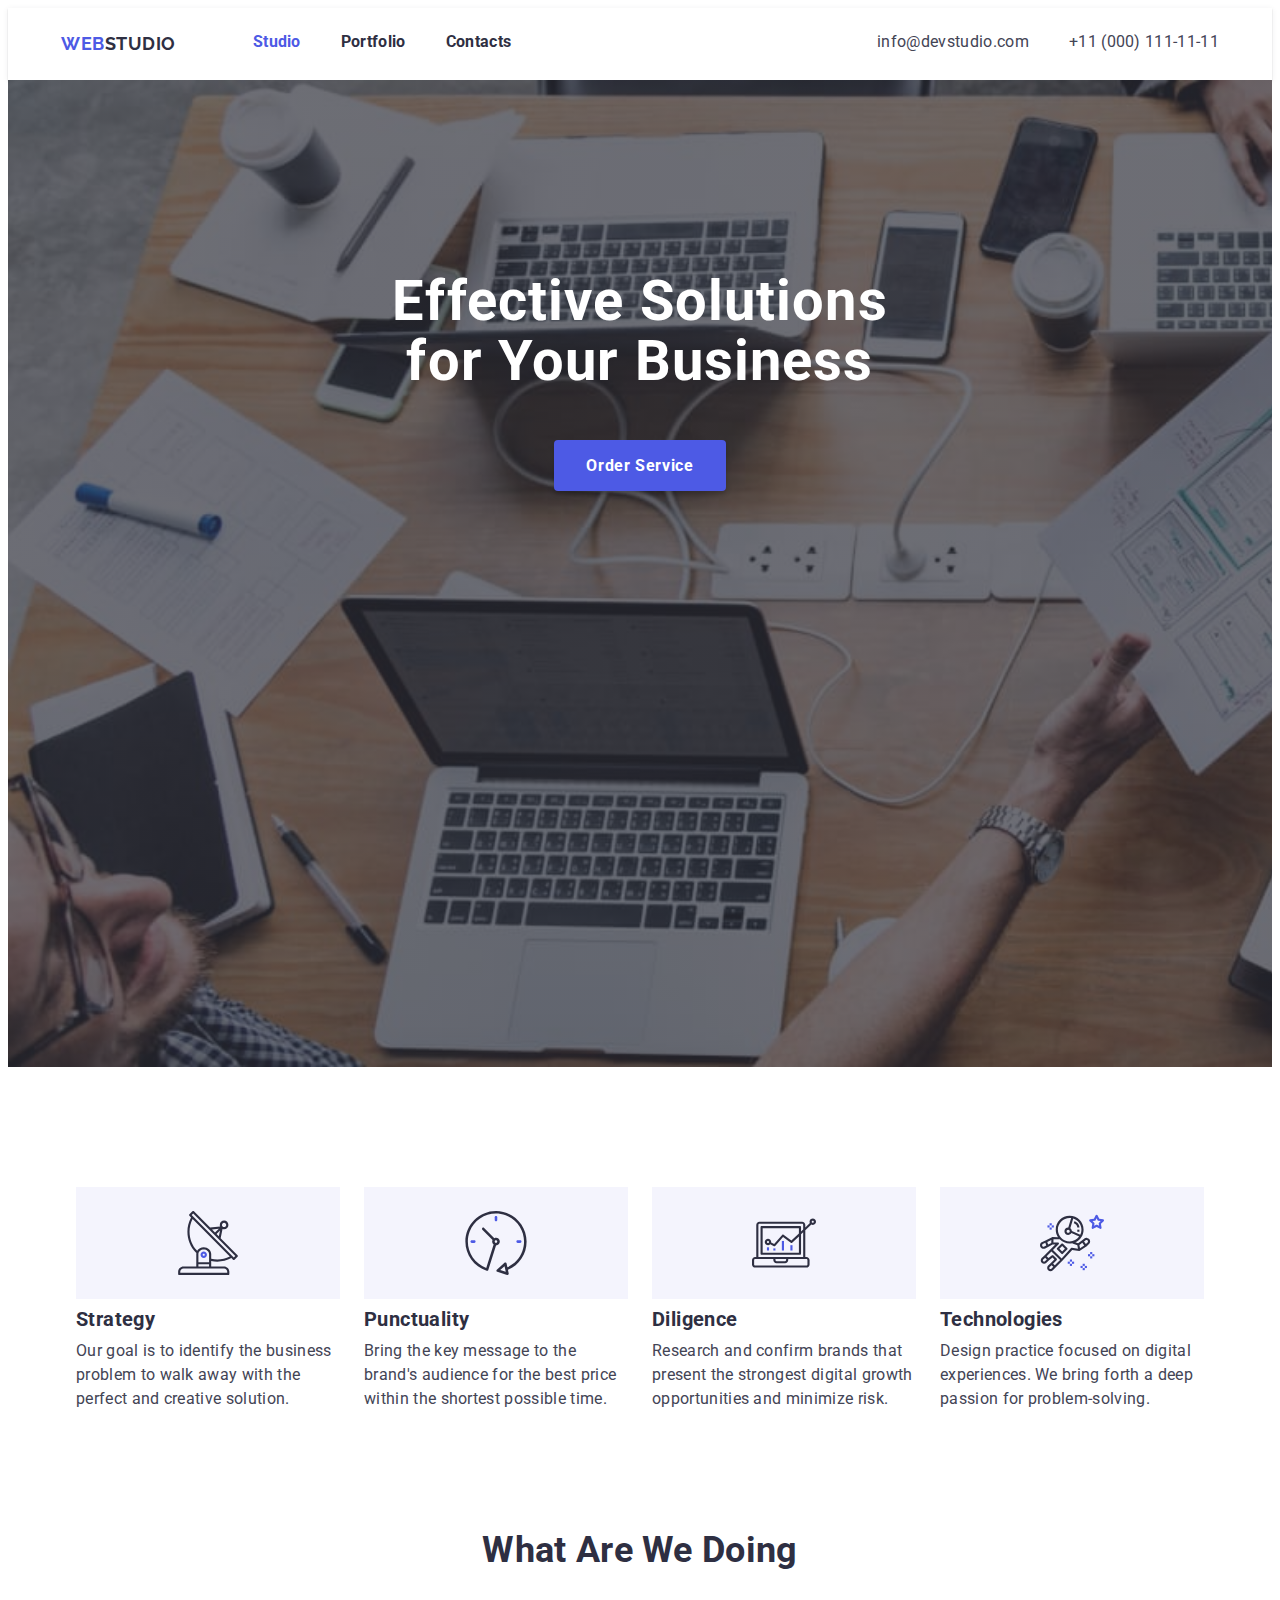
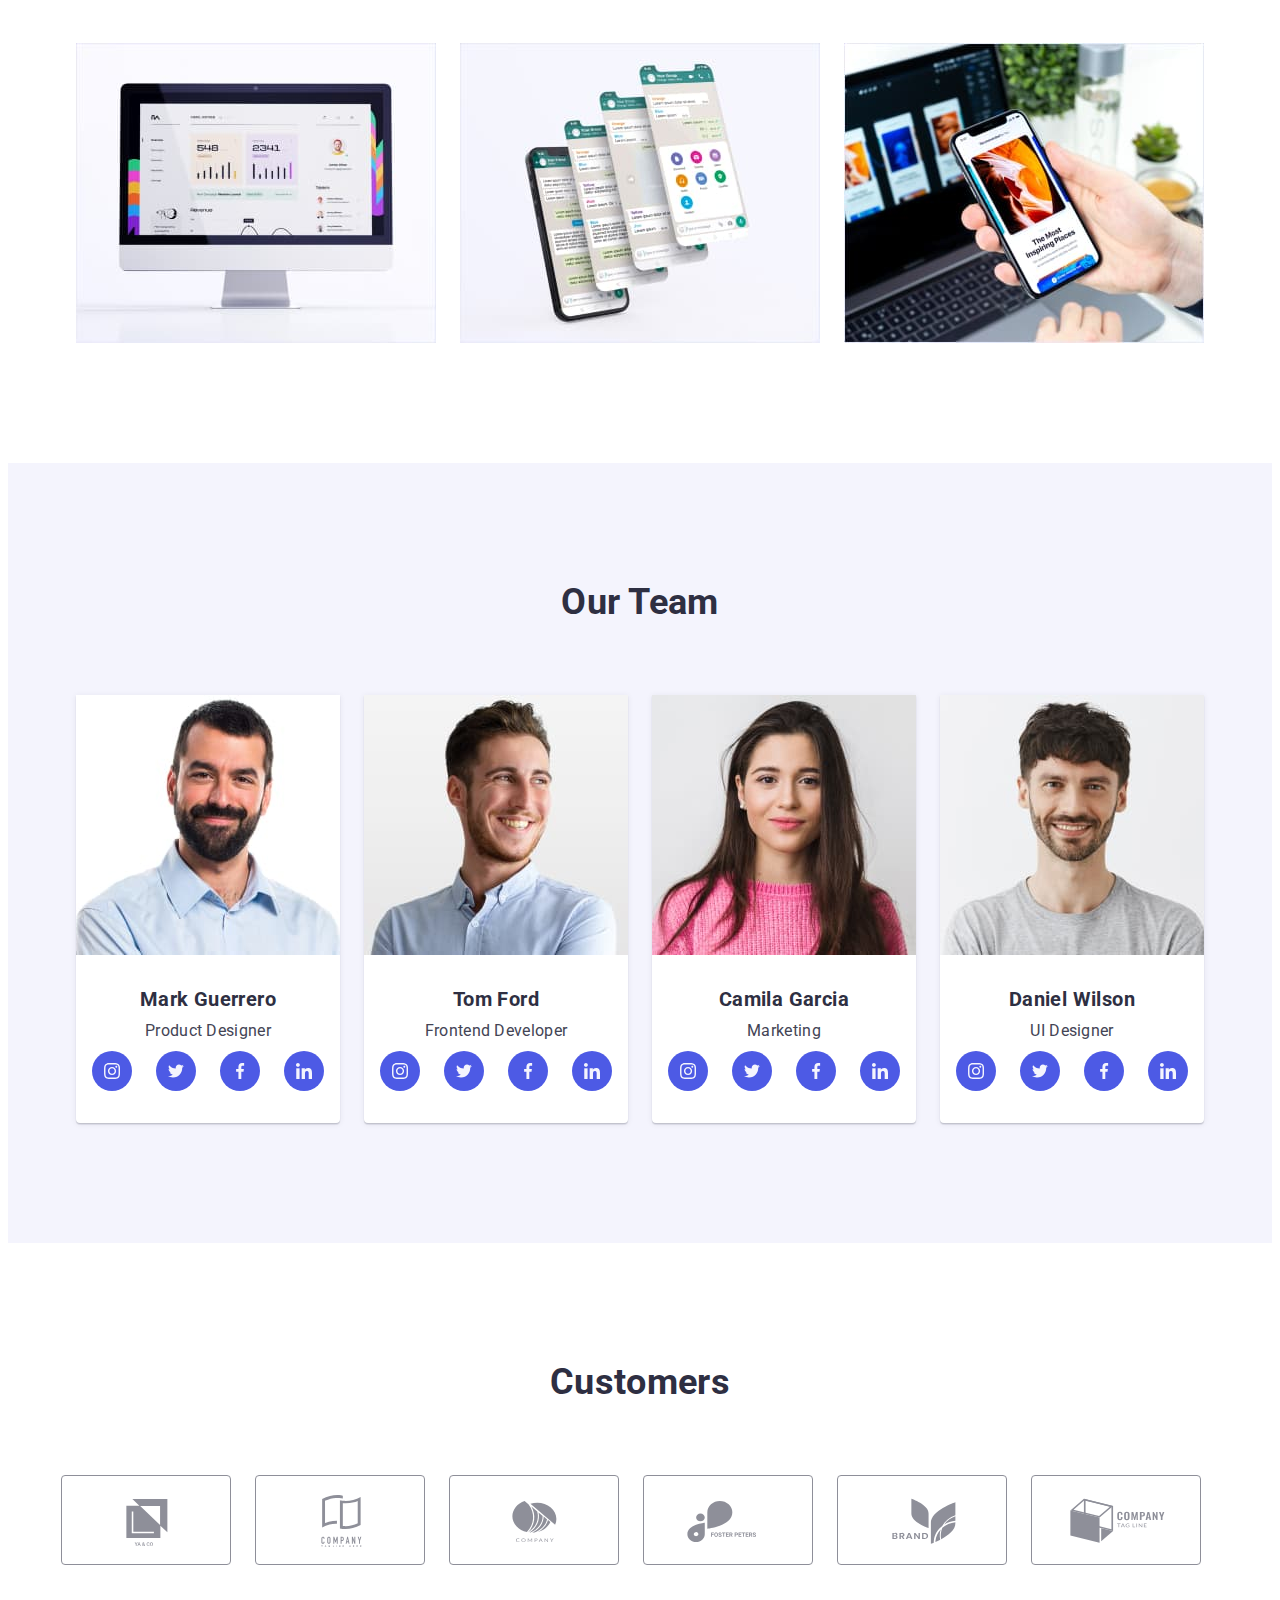
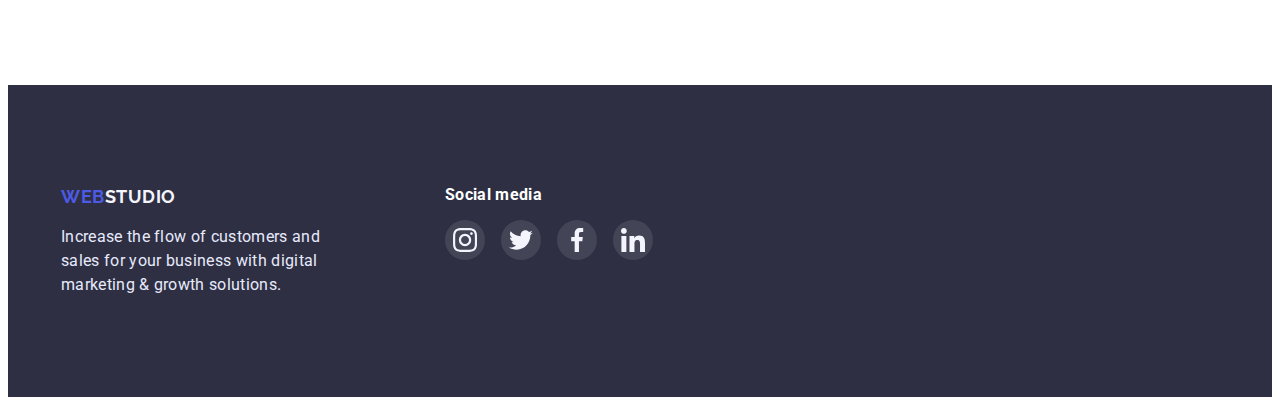
<file: index.html>
<!DOCTYPE html>
<html lang="en">
  <head>
    <meta charset="UTF-8" />
    <meta http-equiv="X-UA-Compatible" content="IE=edge" />
    <meta name="viewport" content="width=device-width, initial-scale=1.0" />
    <title>Studio</title>
    <link
      rel="stylesheet"
      href="https://cdnjs.cloudflare.com/ajax/libs/modern-normalize/1.1.0/modern-normalize.min.css"
      integrity="sha512-wpPYUAdjBVSE4KJnH1VR1HeZfpl1ub8YT/NKx4PuQ5NmX2tKuGu6U/JRp5y+Y8XG2tV+wKQpNHVUX03MfMFn9Q=="
      crossorigin="anonymous"
      referrerpolicy="no-referrer"
    />
    <link rel="preconnect" href="https://fonts.googleapis.com" />
    <link rel="preconnect" href="https://fonts.gstatic.com" crossorigin />
    <link
      href="https://fonts.googleapis.com/css2?family=Raleway:wght@800&family=Roboto:wght@400;700;900&display=swap"
      rel="stylesheet"
    />
    <link rel="stylesheet" href="./css/styles.css" />
  </head>
  <body>
    <!-- header -->
    <header>
      <div class="container header">
        <a href="./index.html" class="logo">Web<span class="logo-header">Studio</span></a>
        <nav class="navigation">
          <ul class="nav-list">
            <li>
              <a href="./index.html" class="nav-global current">Studio</a>
            </li>
            <li>
              <a href="./portfolio.html" class="nav-global">Portfolio</a>
            </li>
            <li>
              <a href="#" class="nav-global">Contacts</a>
            </li>
          </ul>
        </nav>
        <ul class="contacts">
          <li><a href="mailto:info@devstudio.com" class="contact">info@devstudio.com</a></li>
          <li><a href="tel:+110001111111" class="contact">+11 (000) 111-11-11</a></li>
        </ul>
      </div>
    </header>
    <!-- main content -->
    <main>
      <!-- section order -->
      <section class="section order">
        <div class="container">
          <h1>Effective Solutions for Your Business</h1>
          <button class="order-button" type="button">Order Service</button>
        </div>
      </section>
      <!-- section soft skills -->
      <section class="section soft-skills">
        <div class="container">
          <h2 class="visually-hidden">Benefits</h2>
          <ul class="benefits">
            <li>
              <div class="benefit-icon">
                <svg width="64" height="64">
                  <use href="./images/icons.svg#icon-antena"></use>
                </svg>
              </div>
              <h3 class="benefit-name">Strategy</h3>
              <p class="benefit-description">
                Our goal is to identify the business problem to walk away with the perfect and
                creative solution.
              </p>
            </li>
            <li>
              <div class="benefit-icon">
                <svg width="64" height="64">
                  <use href="./images/icons.svg#icon-clock1"></use>
                </svg>
              </div>
              <h3 class="benefit-name">Punctuality</h3>
              <p class="benefit-description">
                Bring the key message to the brand's audience for the best price within the shortest
                possible time.
              </p>
            </li>
            <li>
              <div class="benefit-icon">
                <svg width="64" height="64">
                  <use href="./images/icons.svg#icon-diagram1"></use>
                </svg>
              </div>
              <h3 class="benefit-name">Diligence</h3>
              <p class="benefit-description">
                Research and confirm brands that present the strongest digital growth opportunities
                and minimize risk.
              </p>
            </li>
            <li>
              <div class="benefit-icon">
                <svg width="64" height="64">
                  <use href="./images/icons.svg#icon-astronaut1"></use>
                </svg>
              </div>
              <h3 class="benefit-name">Technologies</h3>
              <p class="benefit-description">
                Design practice focused on digital experiences. We bring forth a deep passion for
                problem-solving.
              </p>
            </li>
          </ul>
        </div>
      </section>
      <!-- section what are we doing -->
      <section class="section presentation">
        <div class="container">
          <h2>What are we doing</h2>
          <ul class="our-work">
            <li>
              <img src="./images/statistic.jpg" width="360" height="auto" alt="statistic" />
            </li>
            <li>
              <img src="./images/pagination.jpg" width="360" height="auto" alt="pagination" />
            </li>
            <li>
              <img src="./images/device.jpg" width="360" height="auto" alt="device" />
            </li>
          </ul>
        </div>
      </section>
      <!-- section our team -->
      <section class="section our-team">
        <div class="container">
          <h2>Our Team</h2>
          <ul class="team-cards">
            <li>
              <img
                src="./images/product_designer.jpg"
                width="264"
                height="auto"
                alt="Mark's photo"
              />
              <div class="card-info">
                <h3 class="worker-name">Mark Guerrero</h3>
                <p class="worker-position">Product Designer</p>
                <ul class="socials">
                  <li>
                    <a href="#">
                      <svg width="16" height="16">
                        <use href="./images/icons.svg#icon-instagram2"></use>
                      </svg>
                    </a>
                  </li>
                  <li>
                    <a href="#">
                      <svg width="16" height="16">
                        <use href="./images/icons.svg#icon-twitter1"></use>
                      </svg>
                    </a>
                  </li>
                  <li>
                    <a href="#">
                      <svg width="16" height="16">
                        <use href="./images/icons.svg#icon-facebook1"></use>
                      </svg>
                    </a>
                  </li>
                  <li>
                    <a href="#">
                      <svg width="16" height="16">
                        <use href="./images/icons.svg#icon-linkedin1"></use>
                      </svg>
                    </a>
                  </li>
                </ul>
              </div>
            </li>
            <li>
              <img src="./images/developer.jpg" width="264" height="auto" alt="Tom's photo" />
              <div class="card-info">
                <h3 class="worker-name">Tom Ford</h3>
                <p class="worker-position">Frontend Developer</p>
                <ul class="socials">
                  <li>
                    <a href="#">
                      <svg width="16" height="16">
                        <use href="./images/icons.svg#icon-instagram2"></use>
                      </svg>
                    </a>
                  </li>
                  <li>
                    <a href="#">
                      <svg width="16" height="16">
                        <use href="./images/icons.svg#icon-twitter1"></use>
                      </svg>
                    </a>
                  </li>
                  <li>
                    <a href="#">
                      <svg width="16" height="16">
                        <use href="./images/icons.svg#icon-facebook1"></use>
                      </svg>
                    </a>
                  </li>
                  <li>
                    <a href="#">
                      <svg width="16" height="16">
                        <use href="./images/icons.svg#icon-linkedin1"></use>
                      </svg>
                    </a>
                  </li>
                </ul>
              </div>
            </li>
            <li>
              <img src="./images/marketing.jpg" width="264" height="auto" alt="Camila's photo" />
              <div class="card-info">
                <h3 class="worker-name">Camila Garcia</h3>
                <p class="worker-position">Marketing</p>
                <ul class="socials">
                  <li>
                    <a href="#">
                      <svg width="16" height="16">
                        <use href="./images/icons.svg#icon-instagram2"></use>
                      </svg>
                    </a>
                  </li>
                  <li>
                    <a href="#">
                      <svg width="16" height="16">
                        <use href="./images/icons.svg#icon-twitter1"></use>
                      </svg>
                    </a>
                  </li>
                  <li>
                    <a href="#">
                      <svg width="16" height="16">
                        <use href="./images/icons.svg#icon-facebook1"></use>
                      </svg>
                    </a>
                  </li>
                  <li>
                    <a href="#">
                      <svg width="16" height="16">
                        <use href="./images/icons.svg#icon-linkedin1"></use>
                      </svg>
                    </a>
                  </li>
                </ul>
              </div>
            </li>
            <li>
              <img src="./images/ui_designer.jpg" width="264" height="auto" alt="Daniel's photo" />
              <div class="card-info">
                <h3 class="worker-name">Daniel Wilson</h3>
                <p class="worker-position">UI Designer</p>
                <ul class="socials">
                  <li>
                    <a href="#">
                      <svg width="16" height="16">
                        <use href="./images/icons.svg#icon-instagram2"></use>
                      </svg>
                    </a>
                  </li>
                  <li>
                    <a href="#">
                      <svg width="16" height="16">
                        <use href="./images/icons.svg#icon-twitter1"></use>
                      </svg>
                    </a>
                  </li>
                  <li>
                    <a href="#">
                      <svg width="16" height="16">
                        <use href="./images/icons.svg#icon-facebook1"></use>
                      </svg>
                    </a>
                  </li>
                  <li>
                    <a href="#">
                      <svg width="16" height="16">
                        <use href="./images/icons.svg#icon-linkedin1"></use>
                      </svg>
                    </a>
                  </li>
                </ul>
              </div>
            </li>
          </ul>
        </div>
      </section>
      <section class="section">
        <div class="container">
          <h2 class="customers-header">Customers</h2>
          <ul class="customers-icons">
            <li>
              <a href="#">
                <svg width="104" height="56" class="customers-svg">
                  <use href="./images/icons.svg#icon-client1"></use>
                </svg>
              </a>
            </li>
            <li>
              <a href="#">
                <svg width="104" height="56" class="customers-svg">
                  <use href="./images/icons.svg#icon-client2"></use>
                </svg>
              </a>
            </li>
            <li>
              <a href="#">
                <svg width="104" height="56" class="customers-svg">
                  <use href="./images/icons.svg#icon-client3"></use>
                </svg>
              </a>
            </li>
            <li>
              <a href="#">
                <svg width="104" height="56" class="customers-svg">
                  <use href="./images/icons.svg#icon-client4"></use>
                </svg>
              </a>
            </li>
            <li>
              <a href="#">
                <svg width="104" height="56" class="customers-svg">
                  <use href="./images/icons.svg#icon-client5"></use>
                </svg>
              </a>
            </li>
            <li>
              <a href="#">
                <svg width="104" height="56" class="customers-svg">
                  <use href="./images/icons.svg#icon-client6"></use>
                </svg>
              </a>
            </li>
          </ul>
        </div>
      </section>
    </main>
    <!-- Footer -->
    <footer class="footer">
      <div class="container">
        <div class="logos">
          <a href="./index.html" class="logo">Web<span class="logo-footer">Studio</span></a>
          <p class="footer-text">
            Increase the flow of customers and sales for your business with digital marketing &
            growth solutions.
          </p>
        </div>
        <div class="footer-socials">
          <p>Social media</p>
          <ul class="social-links">
            <li class="social-links-el">
              <a href="#">
                <svg width="24" height="24">
                  <use href="./images/icons.svg#icon-instagram2"></use>
                </svg>
              </a>
            </li>
            <li class="social-links-el">
              <a href="#">
                <svg width="24" height="24">
                  <use href="./images/icons.svg#icon-twitter1"></use>
                </svg>
              </a>
            </li>
            <li class="social-links-el">
              <a href="#">
                <svg width="24" height="24">
                  <use href="./images/icons.svg#icon-facebook1"></use>
                </svg>
              </a>
            </li>
            <li class="social-links-el">
              <a href="#">
                <svg width="24" height="24">
                  <use href="./images/icons.svg#icon-linkedin1"></use>
                </svg>
              </a>
            </li>
          </ul>
        </div>
      </div>
    </footer>
  </body>
</html>
</file>
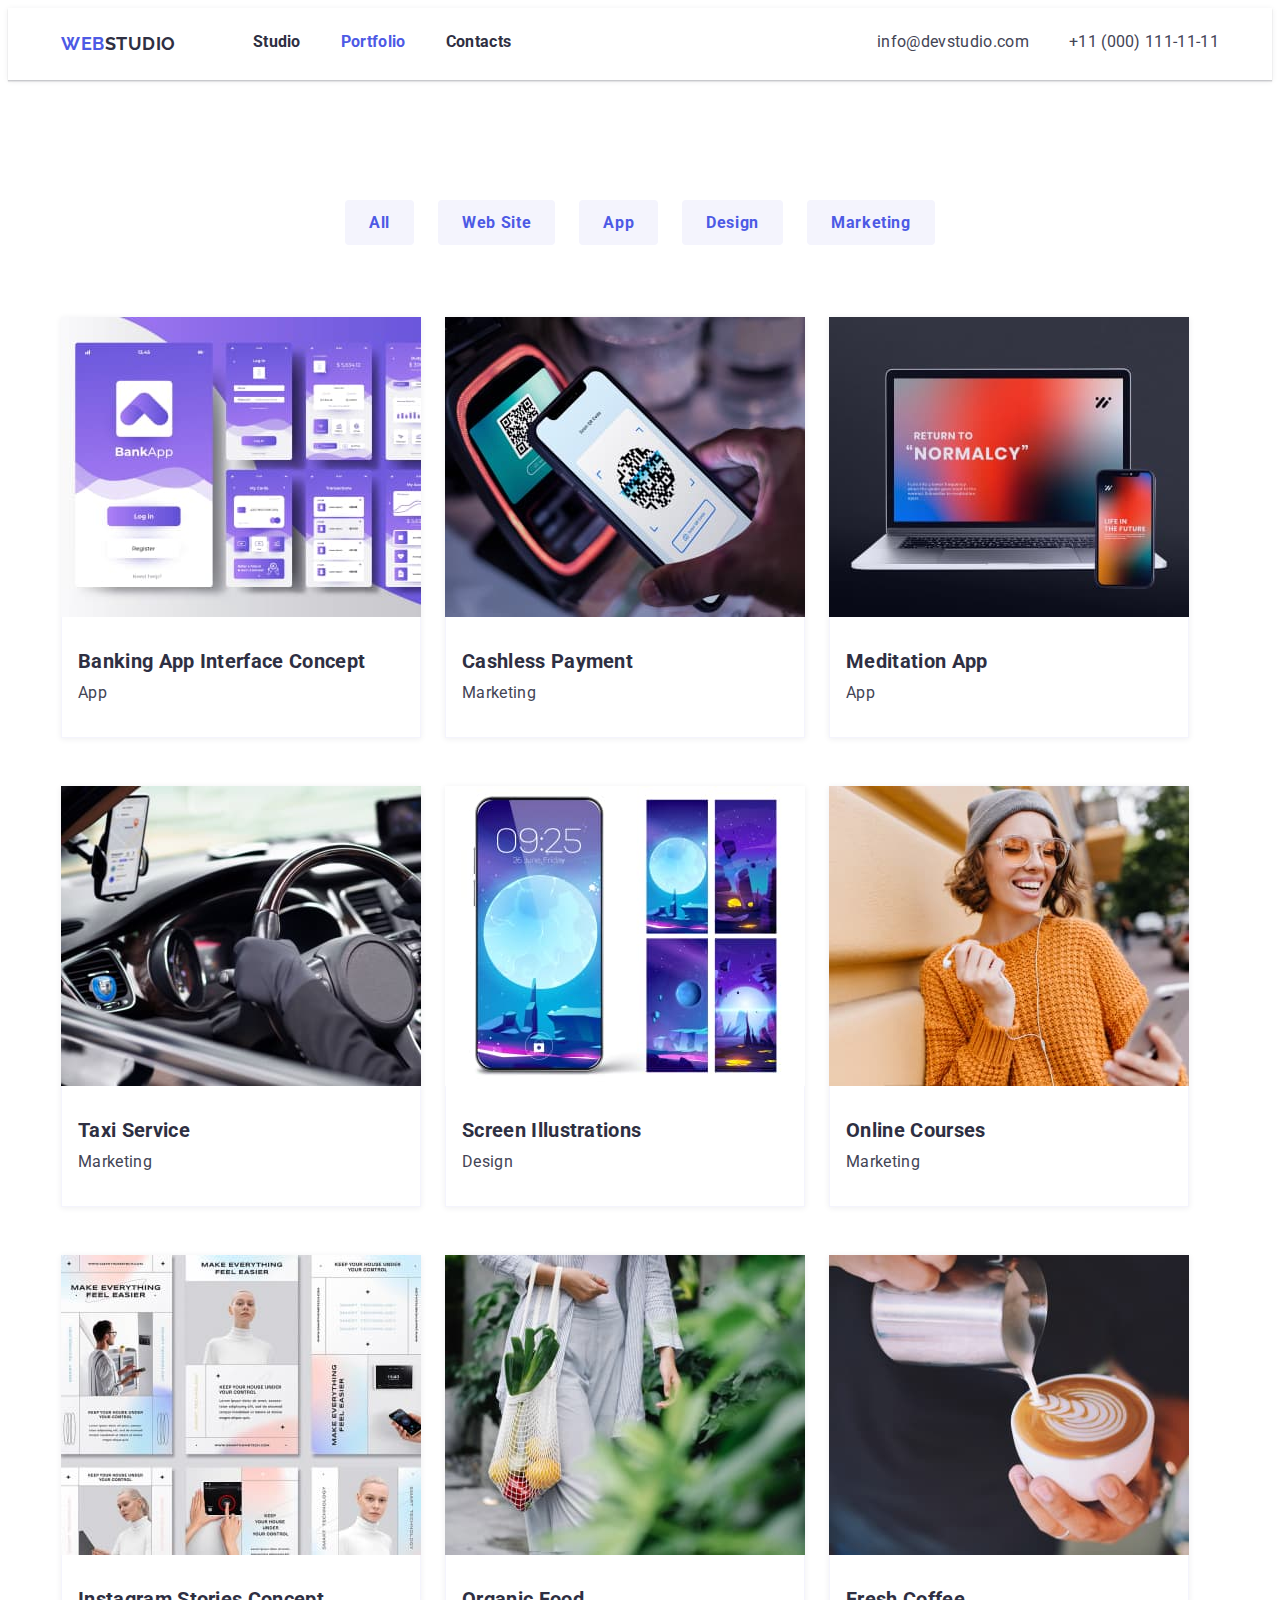
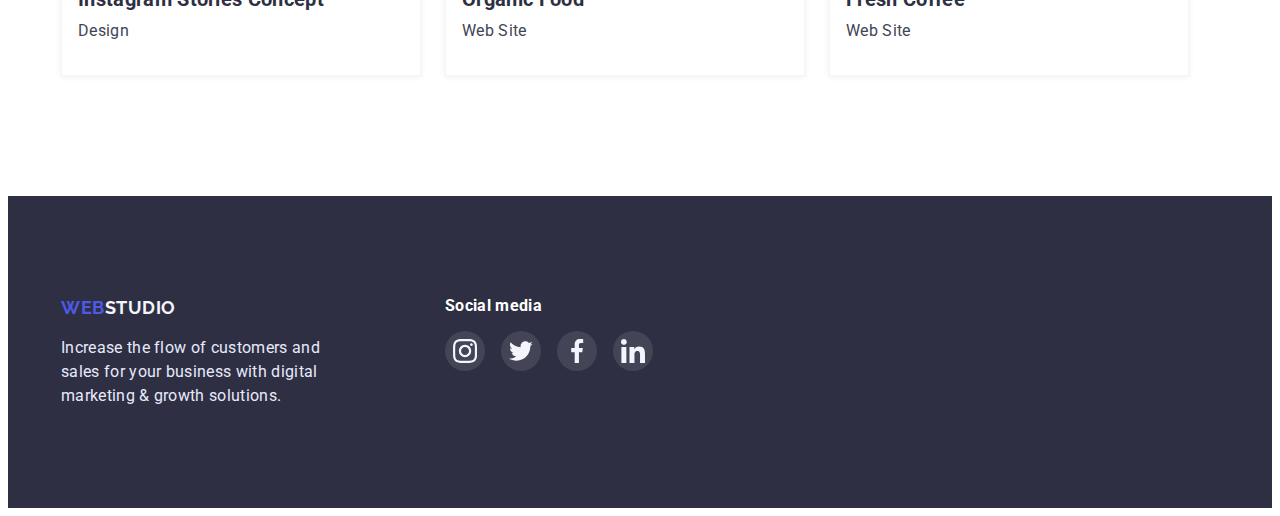
<file: portfolio.html>
<!DOCTYPE html>
<html lang="en">
  <head>
    <meta charset="UTF-8" />
    <meta http-equiv="X-UA-Compatible" content="IE=edge" />
    <meta name="viewport" content="width=device-width, initial-scale=1.0" />
    <title>Portfolio</title>
    <link
      rel="stylesheet"
      href="https://cdnjs.cloudflare.com/ajax/libs/modern-normalize/1.1.0/modern-normalize.min.css"
      integrity="sha512-wpPYUAdjBVSE4KJnH1VR1HeZfpl1ub8YT/NKx4PuQ5NmX2tKuGu6U/JRp5y+Y8XG2tV+wKQpNHVUX03MfMFn9Q=="
      crossorigin="anonymous"
      referrerpolicy="no-referrer"
    />
    <link rel="preconnect" href="https://fonts.googleapis.com" />
    <link rel="preconnect" href="https://fonts.gstatic.com" crossorigin />
    <link
      href="https://fonts.googleapis.com/css2?family=Raleway:wght@800&family=Roboto:wght@400;700;900&display=swap"
      rel="stylesheet"
    />
    <link rel="stylesheet" href="./css/styles.css" />
  </head>
  <body>
    <!-- header -->
    <header>
      <div class="container header">
        <a href="./index.html" class="logo">Web<span class="logo-header">Studio</span></a>
        <nav class="navigation">
          <ul class="nav-list">
            <li>
              <a href="./index.html" class="nav-global">Studio</a>
            </li>
            <li>
              <a href="./portfolio.html" class="nav-global current">Portfolio</a>
            </li>
            <li>
              <a href="#" class="nav-global">Contacts</a>
            </li>
          </ul>
        </nav>
        <ul class="contacts">
          <li><a href="mailto:info@devstudio.com" class="contact">info@devstudio.com</a></li>
          <li><a href="tel:+110001111111" class="contact">+11 (000) 111-11-11</a></li>
        </ul>
      </div>
    </header>
    <!-- main content -->
    <main>
      <section class="section portfolio">
        <div class="container">
          <h1 class="visually-hidden">Portfolio</h1>
          <ul class="nav-local">
            <li><button class="buttons" type="button">All</button></li>
            <li><button class="buttons" type="button">Web Site</button></li>
            <li><button class="buttons" type="button">App</button></li>
            <li><button class="buttons" type="button">Design</button></li>
            <li><button class="buttons" type="button">Marketing</button></li>
          </ul>
          <ul class="cards">
            <li>
              <a href="#" class="card-link">
                <img src="./images/banking_app.jpg" width="360" height="300" alt="banking app" />
                <div class="description">
                  <h2 class="project-name">Banking App Interface Concept</h2>
                  <p class="project-type">App</p>
                </div>
              </a>
            </li>
            <li>
              <a href="#" class="card-link">
                <img
                  src="./images/cashless_payment.jpg"
                  width="360"
                  height="300"
                  alt="cashless payment"
                />
                <div class="description">
                  <h2 class="project-name">Cashless Payment</h2>
                  <p class="project-type">Marketing</p>
                </div>
              </a>
            </li>
            <li>
              <a href="#" class="card-link">
                <img
                  src="./images/meditation_app.jpg"
                  width="360"
                  height="300"
                  alt="meditation app"
                />
                <div class="description">
                  <h2 class="project-name">Meditation App</h2>
                  <p class="project-type">App</p>
                </div>
              </a>
            </li>
            <li>
              <a href="#" class="card-link">
                <img src="./images/taxi_service.jpg" width="360" height="300" alt="taxi service" />
                <div class="description">
                  <h2 class="project-name">Taxi Service</h2>
                  <p class="project-type">Marketing</p>
                </div>
              </a>
            </li>
            <li>
              <a href="#" class="card-link">
                <img
                  src="./images/screen_illustrations.jpg"
                  width="360"
                  height="300"
                  alt="screen illustrations"
                />
                <div class="description">
                  <h2 class="project-name">Screen Illustrations</h2>
                  <p class="project-type">Design</p>
                </div>
              </a>
            </li>
            <li>
              <a href="#" class="card-link">
                <img
                  src="./images/online_courses.jpg"
                  width="360"
                  height="300"
                  alt="online courses"
                />
                <div class="description">
                  <h2 class="project-name">Online Courses</h2>
                  <p class="project-type">Marketing</p>
                </div>
              </a>
            </li>
            <li>
              <a href="#" class="card-link">
                <img
                  src="./images/instagram_stories.jpg"
                  width="360"
                  height="300"
                  alt="instagram stories concept"
                />
                <div class="description">
                  <h2 class="project-name">Instagram Stories Concept</h2>
                  <p class="project-type">Design</p>
                </div>
              </a>
            </li>
            <li>
              <a href="#" class="card-link">
                <img src="./images/organic_food.jpg" width="360" height="300" alt="organic food" />
                <div class="description">
                  <h2 class="project-name">Organic Food</h2>
                  <p class="project-type">Web Site</p>
                </div>
              </a>
            </li>
            <li>
              <a href="#" class="card-link">
                <img src="./images/fresh_coffee.jpg" width="360" height="300" alt="fresh coffee" />
                <div class="description">
                  <h2 class="project-name">Fresh Coffee</h2>
                  <p class="project-type">Web Site</p>
                </div>
              </a>
            </li>
          </ul>
        </div>
      </section>
    </main>
    <!-- Footer -->
    <footer class="footer">
      <div class="container">
        <div class="logos">
          <a href="./index.html" class="logo">Web<span class="logo-footer">Studio</span></a>
          <p class="footer-text">
            Increase the flow of customers and sales for your business with digital marketing &
            growth solutions.
          </p>
        </div>
        <div class="footer-socials">
          <p>Social media</p>
          <ul class="social-links">
            <li class="social-links-el">
              <a href="#">
                <svg width="24" height="24">
                  <use href="./images/icons.svg#icon-instagram2"></use>
                </svg>
              </a>
            </li>
            <li class="social-links-el">
              <a href="#">
                <svg width="24" height="24">
                  <use href="./images/icons.svg#icon-twitter1"></use>
                </svg>
              </a>
            </li>
            <li class="social-links-el">
              <a href="#">
                <svg width="24" height="24">
                  <use href="./images/icons.svg#icon-facebook1"></use>
                </svg>
              </a>
            </li>
            <li class="social-links-el">
              <a href="#">
                <svg width="24" height="24">
                  <use href="./images/icons.svg#icon-linkedin1"></use>
                </svg>
              </a>
            </li>
          </ul>
        </div>
      </div>
    </footer>
  </body>
</html>
</file>
<file: css/styles.css>
:root {
  --primary-brand-color: #4d5ae5;
  --dark-color: #2e2f42;
  --success-color: #31d0aa;
  --text-color: #434455;
  --subtle-text-color: #8e8f99;
  --accent-color: #e7e9fc;
  --light-color: #f4f4fd;
  --pure-white: white;
  --order-active: #404bbf;
  --basic-svg: #afb1b8;
}

body {
  font-family: 'Roboto', sans-serif;
  color: var(--text-color);
  font-size: 16px;
  letter-spacing: 0.02em;
}

h1,
h2,
h3,
h4,
h5,
h6,
p {
  margin: 0;
}

img {
  display: block;
  max-width: 100%;
  height: auto;
}
/*
address {
  font-style: normal;
}
button {
  display: block;
  cursor: pointer;
  border: none;
  border-radius: 4px;
}

.section {
  @media screen and (max-width: 1199px) {
    padding-top: 60px;
    padding-bottom: 60px;
  }
  padding-top: 94px;
  padding-bottom: 94px;
}
.list {
  list-style: none;
  padding-left: 0;
  margin: 0;
}
.link {
  text-decoration: none;
  // color: inherit;
}
*/
.section {
  /* @media screen and (max-width: 1199px) {
    padding-top: 96px;
    padding-bottom: 96px;
  } */
  padding-top: 120px;
  padding-bottom: 120px;
}

.container {
  width: 1158px;
  margin: 0 auto;
  padding: 0 15px;
}

header {
  box-shadow: 0px 2px 1px rgba(46, 47, 66, 0.08), 0px 1px 1px rgba(46, 47, 66, 0.16),
    0px 1px 6px rgba(46, 47, 66, 0.08);
  padding: 24px 0;
}

.header {
  display: flex;
}

.navigation {
  margin-left: 77px;
}

.contacts {
  display: flex;
  margin-left: auto;
}

.logo {
  font-family: 'Raleway', sans-serif;
  font-weight: 700;
  font-size: 18px;
  line-height: 1.33;
  letter-spacing: 0.03em;
  text-transform: uppercase;
  text-decoration: none;
  color: var(--primary-brand-color);
}

.logo-header {
  color: var(--dark-color);
}

ul,
ol {
  list-style-type: none;
  margin: 0;
  padding: 0;
}

.nav-list {
  display: flex;
  gap: 40px;
}

.nav-global {
  font-weight: 700;
  font-size: 16px;
  color: var(--dark-color);
  text-decoration: none;
  letter-spacing: 0.02em;
}

.nav-global:hover,
.nav-global:active {
  color: var(--primary-brand-color);
}

.current {
  color: var(--primary-brand-color);
}

.contacts,
.navlist {
  display: flex;
  gap: 40px;
}

.contact {
  color: var(--text-color);
  text-decoration: none;
  letter-spacing: 0.02em;
}

.contact:hover {
  color: var(--primary-brand-color);
}

.order,
.footer {
  background-color: var(--dark-color);
}

.order {
  padding: 192px 0;
  text-align: center;
  background-image: linear-gradient(rgba(47, 48, 58, 0.7), rgba(47, 48, 58, 0.7)),
    url('../images/people-office.jpg');
  background-size: cover;
  background-repeat: no-repeat;
  max-width: 1440px;
  height: 603px;
  margin: 0 auto;
}

.order h1 {
  font-weight: 700;
  font-size: 56px;
  line-height: 1.07;
  color: var(--pure-white);
  text-align: center;
  letter-spacing: 0.02em;
  width: 496px;
  margin: 0 auto;
}

.order-button {
  cursor: pointer;
  color: var(--pure-white);
  background-color: var(--primary-brand-color);
  font-family: inherit;
  font-weight: 700;
  font-size: 16px;
  line-height: 1.19;
  letter-spacing: 0.04em;
  box-shadow: 0px 4px 4px rgba(0, 0, 0, 0.15);
  border-radius: 4px;
  border-style: none;
  padding: 16px 32px;
  margin-top: 48px;
}

.order-button:hover {
  box-shadow: 0px 1px 6px rgba(46, 47, 66, 0.08), 0px 1px 1px rgba(46, 47, 66, 0.16),
    0px 2px 1px rgba(46, 47, 66, 0.08);
}

.order-button:active {
  background: var(--order-active);
  box-shadow: 0px 4px 4px rgba(0, 0, 0, 0.15);
}

.visually-hidden {
  position: absolute;
  width: 1px;
  height: 1px;
  margin: -1px;
  border: 0;
  padding: 0;

  white-space: nowrap;
  clip-path: inset(100%);
  clip: rect(0 0 0 0);
  overflow: hidden;
}

.benefit-icon {
  display: inline-flex;
  align-items: center;
  justify-content: center;
  height: 112px;
  width: 264px;
  background-color: var(--light-color);
}

.benefits,
.our-work,
.team-cards {
  display: flex;
  flex-wrap: wrap;
  gap: 24px;
  justify-content: center;
}

.benefits li {
  width: 264px;
}

.benefit-name {
  font-weight: 700;
  font-size: 20px;
  line-height: 1.2;
  letter-spacing: 0.02em;
  color: var(--dark-color);
  margin: 8px 0;
}

.benefit-description {
  line-height: 1.5;
}

.our-work li {
  width: 360px;
}

.presentation {
  padding-top: 0;
}

.presentation h2,
.our-team h2 {
  text-transform: capitalize;
  font-weight: 700;
  font-size: 36px;
  line-height: 1.11;
  text-align: center;
  color: var(--dark-color);
  margin-bottom: 72px;
}

.our-team {
  background-color: var(--light-color);
  text-align: center;
}

.our-team h3 {
  font-weight: 700;
  font-size: 20px;
  line-height: 1.2;
  letter-spacing: 0.02em;
  color: var(--dark-color);
  margin-bottom: 8px;
}

.team-cards > li {
  width: 264px;
  background-color: #ffffff;
  box-shadow: 0px 1px 6px rgba(46, 47, 66, 0.08), 0px 1px 1px rgba(46, 47, 66, 0.16),
    0px 2px 1px rgba(46, 47, 66, 0.08);
  border-radius: 0px 0px 4px 4px;
}

.card-info {
  padding: 32px 0;
}

.socials {
  display: flex;
  justify-content: center;
  gap: 24px;
}

.card-info a {
  display: flex;
  align-items: center;
  justify-content: center;
  width: 40px;
  height: 40px;
  background-color: var(--primary-brand-color);
  text-decoration: none;
  border-radius: 50%;
}

.card-info a:hover,
.card-info a:focus {
  background-color: var(--success-color);
}

.worker-position {
  line-height: 1.5;
  margin-bottom: 8px;
}

.buttons {
  cursor: pointer;
  color: var(--primary-brand-color);
  background-color: var(--light-color);
  border: 1px solid var(--accent-color);
  border-radius: 4px;
  font-family: inherit;
  font-size: 16px;
  font-weight: 700;
  line-height: 1.33;
  letter-spacing: 0.04em;
  padding: 12px 24px;
  border: transparent;
}

.buttons:hover,
.buttons:focus {
  background-color: var(--primary-brand-color);
  box-shadow: 0px 3px 1px rgba(0, 0, 0, 0.1), 0px 2px 1px rgba(0, 0, 0, 0.08),
    0px 2px 2px rgba(0, 0, 0, 0.12);
  color: var(--pure-white);
}

.nav-local {
  display: flex;
  flex-wrap: wrap;
  margin-bottom: 72px;
  justify-content: center;
  column-gap: 24px;
}

.cards {
  display: flex;
  flex-wrap: wrap;
  row-gap: 48px;
  column-gap: 24px;
}

.cards li {
  box-shadow: 0px 1px 6px rgba(46, 47, 66, 0.08);
}

.card-link {
  display: block;
  text-decoration: none;
}

.card-link:hover,
.card-link:focus {
  box-shadow: 0px 1px 6px rgba(46, 47, 66, 0.08), 0px 1px 1px rgba(46, 47, 66, 0.16),
    0px 2px 1px rgba(46, 47, 66, 0.08);
}

.description {
  padding: 32px 16px;
  border: 0.5px solid #f4f4fd;
  border-top: 0;
}

.description p {
  color: var(--text-color);
  font-weight: 400;
  font-size: 16px;
  line-height: 1.5;
  letter-spacing: 0.02em;
}

.project-name {
  font-weight: 700;
  font-size: 20px;
  color: var(--dark-color);
  margin-bottom: 8px;
}

.project-type {
  line-height: 1.5;
}

.customers-header {
  text-transform: capitalize;
  font-weight: 700;
  font-size: 36px;
  line-height: 1.11;
  text-align: center;
  color: var(--dark-color);
  margin-bottom: 72px;
}

.customers-icons {
  display: flex;
  align-items: center;
  gap: 24px;
}

.customers-icons a {
  display: flex;
  align-items: center;
  justify-content: center;
  width: 168px;
  height: 88px;
  border: 1px solid currentColor;
  border-radius: 4px;
  color: var(--subtle-text-color);
}

.customers-svg {
  fill: currentColor;
}

.customers-icons a:hover,
.customers-icons a:focus {
  color: var(--primary-brand-color);
}

.footer {
  background-color: var(--dark-color);
  padding: 100px 0;
}

.footer-socials {
  margin-left: 120px;
}

.social-links {
  display: flex;
  gap: 16px;
  margin-top: 16px;
}

.footer > .container {
  display: flex;
}

.footer-socials li {
  display: flex;
  align-items: center;
  justify-content: center;
  width: 40px;
  height: 40px;
  text-decoration: none;
  background-color: rgba(255, 255, 255, 0.1);
  border-radius: 50%;
}

.social-links-el a {
  display: flex;
  align-items: center;
  justify-content: center;
}

.footer-socials li:hover,
.footer-socials li:focus {
  background-color: var(--success-color);
}

.footer-socials > p {
  font-weight: 700;
  color: var(--pure-white);
}

.logo-footer {
  color: var(--light-color);
  margin-bottom: 24px;
}

.footer-text {
  color: var(--accent-color);
  width: 264px;
  height: 72px;
  line-height: 1.5;
  letter-spacing: 0.02em;
  margin-top: 16px;
}
</file>
